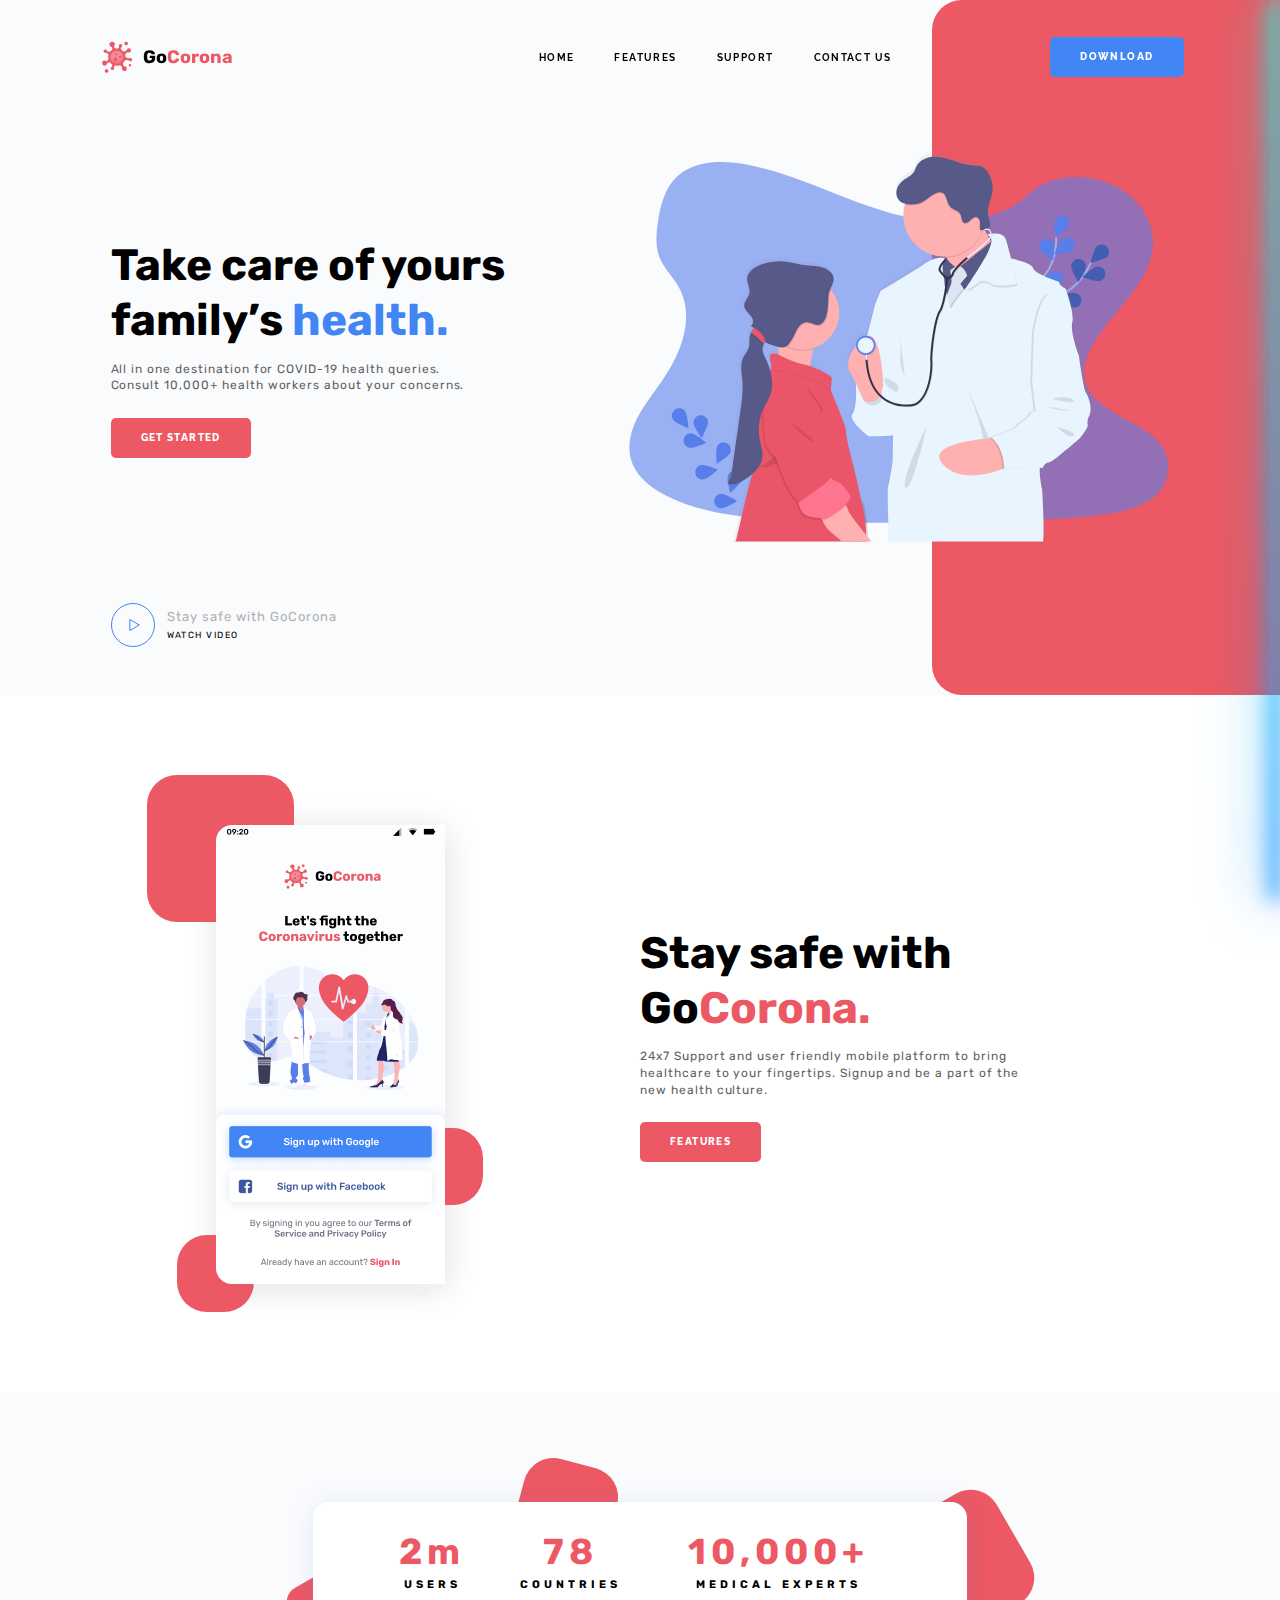
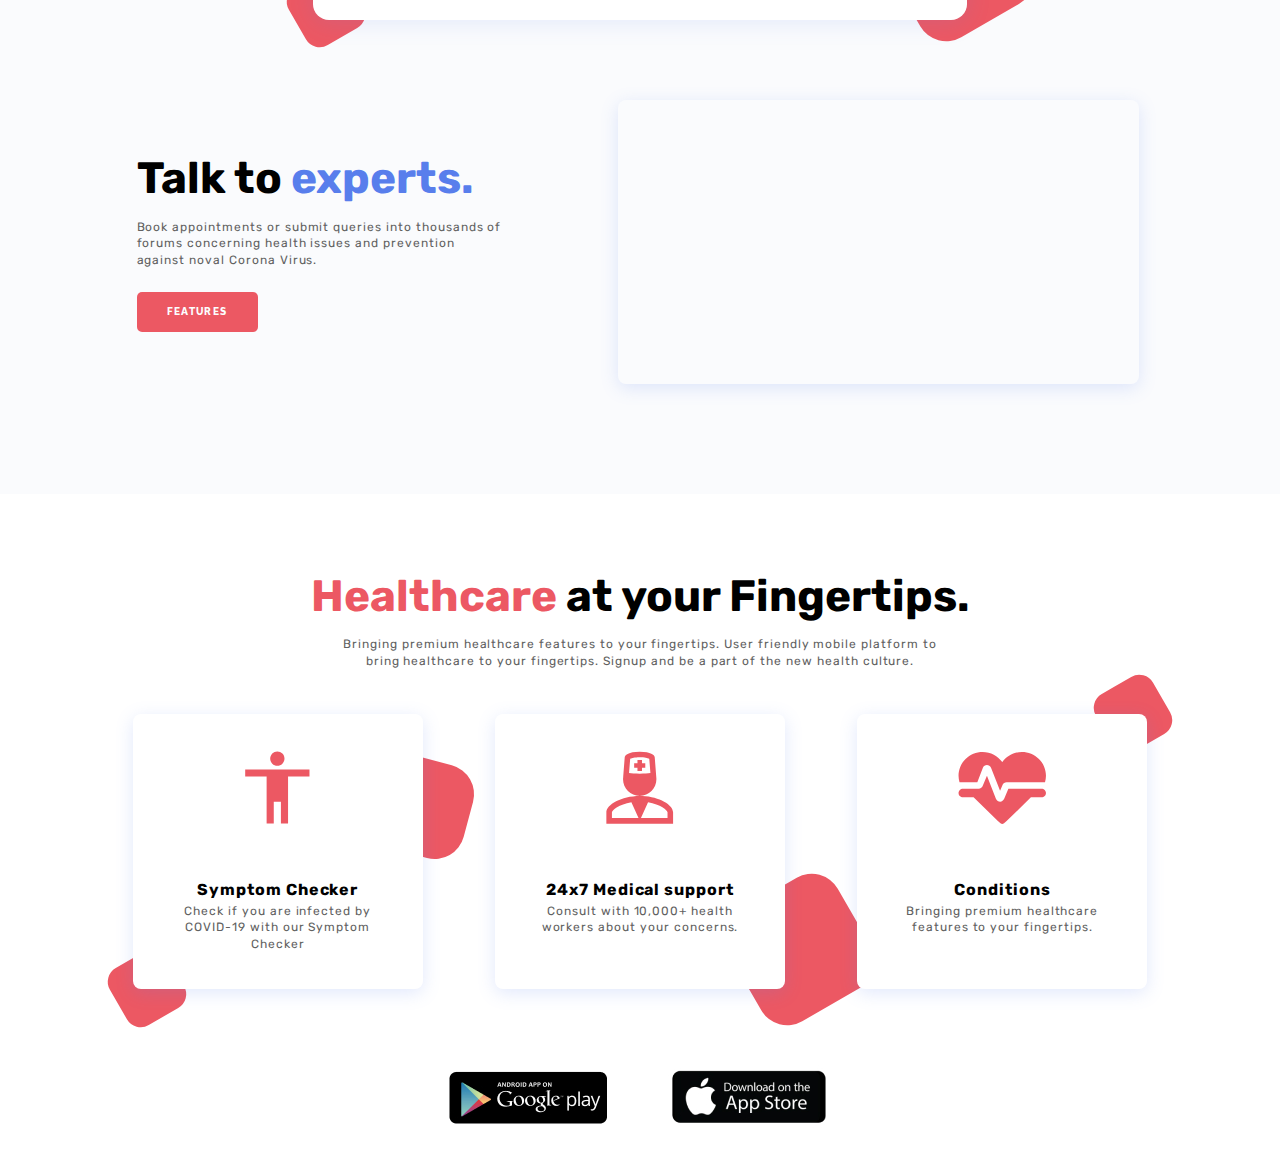
<file: index.html>
<!DOCTYPE html>

<html lang="ru">

<head>
	<meta charset="UTF-8">
	<meta name="viewport" content="width=device-width, initial-scale=1.0, maximum-scale=1.0, user-scalable=0">
	<link rel="stylesheet" href="https://fonts.googleapis.com/css?family=Rubik:regular,700&display=swap">
	<link rel="stylesheet" href="https://fonts.googleapis.com/css?family=Raleway:700,800&display=swap">
	<link rel="stylesheet" href="css/style.css">
	<link rel="icon" href="img/favicon.ico">
	<title>GoCorona</title>
</head>

<body>
	<div class="scroller-shadow scroller"></div>
	<div class="scroller-gradient scroller"></div>

	<div class="wrapper">
		<header class="header">
			<div class="header__container _container">
				<div class="header__logo logo">
					<div class="logo__image">
						<img src="img/logo.svg" alt="logo">
					</div>
					<div class="logo__title">Go<span>Corona</span></div>
				</div>
				<div class="header__menu menu">
					<nav class="menu__body">
						<ul class="menu__list">
							<li class="menu__item"><a href="404.html" class="menu__link">Home</a></li>
							<li class="menu__item"><a href="404.html" class="menu__link">Features</a></li>
							<li class="menu__item"><a href="404.html" class="menu__link">Support</a></li>
							<li class="menu__item"><a href="404.html" class="menu__link">Contact Us</a></li>
						</ul>
					</nav>
				</div>
				<div class="header__button">
					<a href="404.html" class="button button_blue">Download</a>
				</div>
				<div class="header__burger">
					<span></span>
				</div>
			</div>
		</header>

		<main class="page">
			<section class="page__main-block main-block">
				<div class="main-block__container _container">
					<div class="main-block__body">
						<div class="main-block__row">
							<div class="main-block__info info">
								<h1 class="info__title info__title_royal-blue">
									Take care of yours family’s <span>health.</span>
								</h1>
								<div class="main-block__text info__text">
									All in one destination for COVID-19 health queries. Consult 10,000+ health workers about your concerns.
								</div>
								<div class="info__button">
									<a href="404.html" class="button">Get Started</a>
								</div>
							</div>
							<div class="main-block__image">
								<img src="img/main-block/main.svg" alt="Doctor with a child">
							</div>
						</div>
						<div class="main-block__video video-main-block">
							<div class="video-main-block__icon">
								<a href="404.html" class="video-main-block__link"><img src="img/main-block/play.svg" alt="Play button"></a>
							</div>
							<div class="video-main-block__body">
								<div class="video-main-block__title">Stay safe with GoCorona</div>
								<div class="video-main-block__text">Watch Video</div>
							</div>
						</div>
					</div>
				</div>
			</section>

			<section class="page__stay-safe stay-safe">
				<div class="stay-safe__container _container">
					<div class="stay-safe__item media-stay-safe">
						<div class="media-stay-safe__body">
							<div class="media-stay-safe__image">
								<img src="img/stay-safe/app.png" alt="Application">
							</div>
							<div class="media-stay-safe__square-1 square"></div>
							<div class="media-stay-safe__square-2 square"></div>
							<div class="media-stay-safe__square-3 square"></div>
						</div>
					</div>
					<div class="stay-safe__item">
						<div class="stay-safe__info info">
							<h2 class="info__title">Stay safe with Go<span>Corona.</span></h2>
							<div class="info__text">
								24x7 Support and user friendly mobile platform to bring healthcare to your fingertips. Signup and be a part of the new health culture.
							</div>
							<div class="info__button">
								<a href="404.html" class="button">Features</a>
							</div>
						</div>
					</div>
				</div>
			</section>

			<section class="page__experts experts">
				<div class="experts__container _container">
					<div class="experts__statistics statistics-experts">
						<div class="statistics-experts__body">
							<div class="statistics-experts__row">
								<div class="statistics-experts__item">
									<div class="statistics-experts__number">2m</div>
									<div class="statistics-experts__text">Users</div>
								</div>
								<div class="statistics-experts__item">
									<div class="statistics-experts__number">78</div>
									<div class="statistics-experts__text">Countries</div>
								</div>
								<div class="statistics-experts__item">
									<div class="statistics-experts__number">10,000+</div>
									<div class="statistics-experts__text">Medical experts</div>
								</div>
							</div>
							<div class="statistics-experts__square-1 square square_small-radius"></div>
							<div class="statistics-experts__square-2 square"></div>
							<div class="statistics-experts__square-3 square"></div>
						</div>
					</div>
					<div class="experts__body">
						<div class="experts__content">
							<div class="experts__info info">
								<h2 class="info__title info__title_blue">Talk to <span>experts.</span></h2>
								<div class="info__text">
									Book appointments or submit queries into thousands of forums concerning health issues and prevention against noval Corona Virus.
								</div>
								<div class="info__button">
									<a href="404.html" class="button">Features</a>
								</div>
							</div>
						</div>
						<div class="experts__video video-experts">
							<div class="video-experts__body">
								<iframe src="https://www.youtube.com/embed/oy2zDJPIgwc?si=WxDkSIGp64Mq6I9E" title="Mozart" frameborder="0" allow="accelerometer; autoplay; clipboard-write; encrypted-media; gyroscope; picture-in-picture; web-share" allowfullscreen></iframe>
							</div>
						</div>
					</div>
				</div>
			</section>

			<section class="page__healthcare healthcare">
				<div class="healthcare__container _container">
					<div class="healthcare__info info info_center">
						<h2 class="info__title"><span>Healthcare</span> at your Fingertips.</h2>
						<div class="healthcare__text info__text">
							Bringing premium healthcare features to your fingertips. User friendly mobile platform to bring healthcare to your fingertips. Signup and be a part of the new health culture.
						</div>
					</div>
					<div class="healthcare__services">
						<div class="healthcare__column">
							<div class="healthcare__item item-healthcare">
								<div class="item-healthcare__body">
									<div class="item-healthcare__icon">
										<img src="img/healthcare/man.svg" alt="Man">
									</div>
									<h3 class="item-healthcare__title">Symptom Checker</h3>
									<div class="item-healthcare__text">Check if you are infected by COVID-19 with our Symptom Checker</div>
								</div>
								<div class="item-healthcare__square-1 square square_small-radius"></div>
								<div class="item-healthcare__square-2 square"></div>
							</div>
						</div>
						<div class="healthcare__column">
							<div class="healthcare__item item-healthcare">
								<div class="item-healthcare__body">
									<div class="item-healthcare__icon">
										<img src="img/healthcare/doctor.svg" alt="Doctor">
									</div>
									<h3 class="item-healthcare__title">24x7 Medical support</h3>
									<div class="item-healthcare__text">Consult with 10,000+ health workers about your concerns.</div>
								</div>
								<div class="item-healthcare__square-3 square"></div>
							</div>
						</div>
						<div class="healthcare__column">
							<div class="healthcare__item item-healthcare">
								<div class="item-healthcare__body">
									<div class="item-healthcare__icon">
										<img src="img/healthcare/heart.svg" alt="Heart">
									</div>
									<h3 class="item-healthcare__title">Conditions</h3>
									<div class="item-healthcare__text">Bringing premium healthcare features to your fingertips.</div>
								</div>
								<div class="item-healthcare__square-4 square square_small-radius"></div>
							</div>
						</div>
					</div>
				</div>
			</section>
		</main>

		<footer class="footer">
			<div class="footer__container _container">
				<div class="footer__item">
					<a href="404.html" class="footer__link"><img src="img/google_play.jpg" alt="Google play"></a>
				</div>
				<div class="footer__item">
					<a href="404.html" class="footer__link"><img src="img/apple_store.jpg" alt="Apple store"></a>
				</div>
			</div>
		</footer>
	</div>
	<script src="js/script.js"></script>
</body>

</html>
</file>
<file: css/style.css>
*, *::before, *::after {
	padding: 0;
	margin: 0;
	border: 0;
	box-sizing: border-box;
}
a {text-decoration: none;}
ul, ol, li {list-style: none;}
img {vertical-align: top;}
h1, h2, h3, h4, h5, h6 {
	font-weight: inherit;
	font-size: inherit;
}
html, body {
	height: 100%;
	line-height: 1;
}

::-webkit-scrollbar {
	width: 0;
}

body {
	font-family: Rubik;
	font-size: 12px;
	color: #000;
}
body._lock {
	overflow: hidden;
}

.scroller {
	position: fixed;
	z-index: 50;
	top: 0;
	right: 0;
	width: 10px;
}
.scroller-shadow {
	height: 100%;
	background: rgba(255, 255, 255, 0.05);
}
.scroller-shadow::before, .scroller-shadow::after {
	content: '';
	position: absolute;
	top: 0;
	left: 0;
	width: 100%;
	height: 100%;
}
.scroller-shadow::before {
	filter: blur(10px);
}
.scroller-shadow::after {
	filter: blur(30px);
}
.scroller-gradient {
	border-radius: 0 0 6px 6px;
	animation: scroller-flicker 7s linear infinite;
}
@keyframes scroller-flicker {
	100% {
		filter: hue-rotate(1turn);
	}
}
.scroller-gradient, .scroller-shadow::before, .scroller-shadow::after {
	background-image: linear-gradient(to top, #008aff, #00ffe7);
}

@media (max-width: 810px){
	.scroller {
		width: 7px;
	}
}

.wrapper {
	display: flex;
	flex-direction: column;
	min-height: 100%;
	overflow: hidden;
}

._container {
	max-width: 1087px;
	padding: 0 15px;
	margin: 0 auto;
	box-sizing: content-box;
}

.button {
	display: inline-block;
	font-family: Raleway;
	border-radius: 5px;
	font-weight: 800;
	font-size: 10px;
	letter-spacing: 0.14em;
	line-height: 12px;
	text-transform: uppercase;
	color: #fcfdfe;
	background-color: #ec5863;
	padding: 14px 30px;
	transition: background-color 0.3s ease 0s;
}
.button:hover {
	background-color: #f37a82;
}
.button_blue {
	background-color: #4285f4;
}
.button_blue:hover {
	background-color: #70a3f7;
}

.info {}
.info_center {
	text-align: center;
}
.info_center > :not(.info__button) {
	margin: 0 auto;
}
.info__title {
	font-weight: 700;
	font-size: 44px;
	line-height: 126%;
}
.info__title:not(:last-child) {
	padding: 0 0 12px 0;
}
.info__title span {
	color: #ec5863;
}
.info__title_royal-blue span {
	color: #4285f4;
}
.info__title_blue span {
	color: #587eec;
}
.info__text {
	line-height: 138.5%;
	letter-spacing: 0.08em;
	color: #616161;
}
.info__text:not(:last-child) {
	padding: 0 0 24px 0;
}
.info__button {}

@media (max-width: 810px) {
	.info__title {
		font-size: 34px;
	}
}

.square {
	position: absolute;
	border-radius: 30px;
	background-color: #ec5863;
}
.square_small-radius {
	border-radius: 16px;
}

@media (max-width: 810px) {
	.square:not(.media-stay-safe__body .square) {
		display: none;
	}
}

.header {
	position: absolute;
	top: 0;
	left: 0;
	width: 100%;
	z-index: 50;
}
.header__container {
	min-height: 114px;
	display: flex;
	align-items: center;
}
.header__logo {
	display: flex;
	align-items: center;
	position: relative;
	z-index: 5;
}
.header__menu {
	flex: 1 1 auto;
	display: flex;
	justify-content: flex-end;
	padding: 0 40px 0 0;
}
.header__button {
	flex: 0 0 252px;
	display: flex;
	justify-content: flex-end;
}
.header__burger {
	display: none;
}

.logo {}
.logo__image {
	margin: 0 5px 0 0;
}
.logo__title {
	font-weight: 700;
	font-size: 18px;
}
.logo__title span {
	color: #ec5863;
}

.menu {}
.menu__body {}
.menu__list {
	display: flex;
	text-align: center;
	gap: 40px;
}
.menu__item {}
.menu__link {
	font-family: Raleway;
	text-transform: uppercase;
	font-weight: 700;
	font-size: 10px;
	letter-spacing: 0.14em;
	line-height: 1.2;
	color: #000;
}

@media (max-width: 1150px) {
	.header__container {
		padding-right: 30px;
	}
}
@media (max-width: 991px) {
	.header__container {
		min-height: 80px;
	}
	.header__menu {
		padding: 0 30px 0 0;
	}
	.menu__list {
		gap: 30px;
	}
	.header__button {
		flex: 0 0 170px;
	}
}
@media (max-width: 810px) {
	.header__button:not(:last-child) {
		margin: 0 25px 0 0;
	}
	.header__burger {
		position: relative;
		z-index: 5;
		flex: 0 0 40px;
		display: block;
		height: 30px;
		cursor: pointer;
	}
	.header__burger span, .header__burger::before, .header__burger::after {
		position: absolute;
		left: 0;
		width: 100%;
		height: 1px;
		background-color: #000;
		transition: all 0.3s ease 0s;
	}
	.header__burger span {
		top: 50%;
	}
	.header__burger::before {
		content: '';
		top: 0;
	}
	.header__burger::after {
		content: '';
		bottom: 0;
	}
	.header__burger._active span {
		display: none;
	}
	.header__burger._active::before {
		top: 50%;
		transform: rotate(-45deg) translate(0px, -50%);
	}
	.header__burger._active::after {
		bottom: 50%;
		transform: rotate(45deg) translate(0px, 50%);
	}
	.menu__body {
		position: fixed;
		top: 0;
		left: -100%;
		width: 100%;
		height: 100%;
		overflow: auto;
		display: flex;
		justify-content: center;
		align-items: center;
		background-color: #ec5863;
		padding: 100px 70px 50px;
		transition: left 0.3s ease 0s;
	}
	.menu__body._active {
		left: 0;
	}
	.menu__body::before {
		content: '';
		position: absolute;
		top: 0;
		left: 0;
		width: 100%;
		min-height: 80px;
		background-color: #ffe135;
	}
	.menu__list {
		flex-direction: column;
	}
	.menu__link {
		font-size: 24px;
	}
	.menu__link:hover {
		text-decoration: underline;
	}
}

@media (max-width: 479px) {
	.logo__title {
		display: none;
	}
}

.page {
	flex: 1 1 auto;
}
.page__main-block {}
.page__stay-safe {}
.page__experts {}
.page__healthcare {}

.main-block {
	background-color: #fafbfd;
}
.main-block__container {}
.main-block__body {
	position: relative;
	padding: 153px 14px 48px;
}
.main-block__row {}
.main-block__row:not(:last-child) {
	padding: 0 0 61px;
}
.main-block__info {
	flex: 0 1 49%;
	padding: 0 20px 0 0;
}
.main-block__text {}
.main-block__image {
	flex: 0 1 51%;
	position: relative;
	z-index: 2;
}
.main-block__image img {
	max-width: 100%;
}
.main-block__video {
	display: flex;
	align-items: center;
}

.video-main-block {}
.video-main-block__icon {}
.video-main-block__icon:not(:last-child) {
	margin: 0 12px 0 0;
}
.video-main-block__link {}
.video-main-block__body {}
.video-main-block__title {
	font-size: 13px;
	line-height: 126%;
	letter-spacing: 0.08em;
	color: #b0b0b0;
}
.video-main-block__title:not(:last-child) {
	margin: 0 0 5px;
}
.video-main-block__text {
	font-size: 9px;
	line-height: 126%;
	letter-spacing: 0.165em;
	text-transform: uppercase;
}

@media (min-width: 811px) {
	.main-block__body::before {
		content: '';
		position: absolute;
		top: 0;
		right: 252px;
		width: 100vw;
		height: 100%;
		border-radius: 30px 0 0 30px;
		background-color: #ec5863;
		transform: translateX(100%);
	}
	.main-block__row {
		display: flex;
		align-items: center;
	}
	.main-block__text {
		max-width: 375px;
	}
}

@media (max-width: 991px) {
	.main-block__body::before {
		right: 170px;
		border-radius: 20px 0 0 20px;
	}
}
@media (max-width: 810px) {
	.main-block__body {
		padding: 85px 0 30px;
	}
	.main-block__body > :not(:last-child), .main-block__row > :not(:last-child) {
		padding: 0 0 30px;
	}
	.main-block__image {
		text-align: center;
	}
}

.stay-safe {
	padding: 80px 0;
}
.stay-safe__container {
	display: flex;
	align-items: center;
}
.stay-safe__item {
	flex: 0 1 50%;
}
.stay-safe__info {}

.media-stay-safe {}
.media-stay-safe__body {
	position: relative;
	width: 367px;
	text-align: center;
	padding: 50px 0 28px;
}
.media-stay-safe__image {
	display: inline-block;
	position: relative;
	width: 62.4%;
	box-shadow: 2px 4px 32px rgba(0, 0, 0, 0.12);
}
.media-stay-safe__image img {
	max-width: 100%;
	position: relative;
	z-index: 2;
}
.media-stay-safe__image::after {
	content: '';
	position: absolute;
	bottom: -13px;
	left: 12px;
	width: 206px;
	height: 27px;
	background-color: rgba(240, 240, 240, 0.49);
	border-radius: 16px;
}
.media-stay-safe__square-1 {
	top: 0;
	left: 0;
	width: 147px;
	height: 147px;
}
.media-stay-safe__square-2, .media-stay-safe__square-3 {
	width: 77px;
	height: 77px;
}
.media-stay-safe__square-2 {
	bottom: 107px;
	right: 31px;
}
.media-stay-safe__square-3 {
	bottom: 0;
	left: 30px;
}

@media (min-width: 890px) {
	.media-stay-safe__body {
		margin: 0 0 0 50px;
	}
}
@media (min-width: 811px) {
	.stay-safe__info {
		max-width: 379px;
	}
}

@media (max-width: 810px) {
	.stay-safe {
		padding: 30px 0;
	}
	.stay-safe__container {
		flex-direction: column-reverse;
	}
	.stay-safe__container > :not(:first-child) {
		padding: 0 0 30px;
	}
}
@media (max-width: 479px) {
	.media-stay-safe__body {
		width: 320px;
	}
}

.experts {
	background-color: #fafbfd;
	padding: 110px 0;
}
.experts__container {}
.experts__statistics {
	padding: 0 0 80px;
}
.experts__body {}
.experts__content {
	flex: 0 1 48%;
	padding: 0 20px 0 40px;
}
.experts__info {}
.experts__video {
	flex: 0 1 52%;
}

.statistics-experts {}
.statistics-experts__body {
	position: relative;
	max-width: 654px;
	margin: 0 auto;
}
.statistics-experts__row {
	position: relative;
	z-index: 2;
	display: flex;
	flex-wrap: wrap;
	justify-content: center;
	border-radius: 16px;
	box-shadow: 0 2px 24px rgba(88, 126, 236, 0.15);
	background-color: #fff;
	padding: 28px 50px;
}
.statistics-experts__item {
	flex: 0 1 25%;
	font-weight: 700;
	line-height: 1.2;
	text-align: center;
}
.statistics-experts__item:last-child {
	flex: 0 1 50%;
}
.statistics-experts__number {
	font-size: 36px;
	letter-spacing: 0.14em;
	color: #ec5863;
	margin: 0 0 5px;
}
.statistics-experts__text {
	font-size: 11px;
	letter-spacing: 0.37em;
	text-transform: uppercase;
}
.statistics-experts__square-1 {
	bottom: -21px;
	left: -20px;
	width: 66px;
	height: 66px;
	transform: rotate(-30deg);
}
.statistics-experts__square-2 {
	top: -40px;
	left: 205px;
	width: 96px;
	height: 96px;
	transform: rotate(105deg);
}
.statistics-experts__square-3 {
	top: 0;
	right: -55px;
	width: 127px;
	height: 127px;
	transform: rotate(-30deg);
}

.video-experts {}
.video-experts__body {
	position: relative;
	border-radius: 8px;
	overflow: hidden;
	box-shadow: 0 4px 18px rgba(88, 126, 236, 0.18);
	padding: 0 0 50.25%;
}
.video-experts__body iframe {
	position: absolute;
	top: 0;
	left: 0;
	width: 100%;
	height: 100%;
	object-fit: cover;
}

@media (min-width: 811px) {
	.experts__body {
		display: flex;
		align-items: center;
	}
	.experts__info {
		max-width: 366px;
	}
	.video-experts__body {
		max-width: 521px;
	}
}

@media (max-width: 889px) {
	.experts__content {
		padding: 0 20px 0 0;
	}
}
@media (max-width: 810px) {
	.experts {
		padding: 30px 0;
	}
	.experts__container > :not(:last-child), .experts__body > :not(:last-child) {
		padding: 0 0 30px;
	}
}
@media (max-width: 739px) {
	.statistics-experts__row {
		padding: 0;
	}
	.statistics-experts__item {
		flex: 0 1 50%;
		padding: 15px 10px;
	}
}

.healthcare {
	padding: 75px 0;
}
.healthcare__container {
}
.healthcare__info {
	padding: 0 0 45px;
}
.healthcare__text {
	max-width: 600px;
}
.healthcare__services {
}
.healthcare__column {
	flex: 0 1 33.333%;
	padding: 0 36px;
}
.healthcare__item {
	position: relative;
	height: 100%;
}

.item-healthcare {}
.item-healthcare__body {
	position: relative;
	z-index: 2;
	height: 100%;
	text-align: center;
	line-height: 138.5%;
	letter-spacing: 0.08em;
	border-radius: 8px;
	box-shadow: 0 4px 18px rgba(88, 126, 236, 0.18);
	background-color: #fff;
	padding: 37px 27px;
}
.item-healthcare__icon {}
.item-healthcare__icon:not(:last-child) {
	margin: 0 0 58px;
}
.item-healthcare__title {
	font-weight: 700;
	font-size: 16px;
}
.item-healthcare__title:not(:last-child) {
	margin: 0 0 4px;
}
.item-healthcare__text {
	color: #616161;
}
.item-healthcare__square-1 {
	bottom: -32px;
	left: -19px;
	width: 66px;
	height: 66px;
	transform: rotate(-30deg);
}
.item-healthcare__square-2 {
	top: 45px;
	right: -47px;
	width: 96px;
	height: 96px;
	transform: rotate(105deg);
}
.item-healthcare__square-3 {
	bottom: -24px;
	right: -78px;
	width: 127px;
	height: 127px;
	transform: rotate(-30deg);
}
.item-healthcare__square-4 {
	top: -33px;
	right: -19px;
	width: 66px;
	height: 66px;
	transform: rotate(-30deg);
}

@media (min-width: 681px) {
	.healthcare__services {
		display: flex;
		flex-wrap: wrap;
		justify-content: center;
	}
}

@media (max-width: 1121px) {
	.healthcare__column {
		flex: 0 1 50%;
	}
	.healthcare__column:not(:last-child) {
		padding: 0 36px 36px;
	}
}
@media (max-width: 810px) {
	.healthcare {
		padding: 30px 0;
	}
}
@media (max-width: 680px) {
	.healthcare__info {
		padding: 0 0 30px;
	}
}
@media (max-width: 479px) {
	.healthcare__column:not(:last-child) {
		padding: 0 0 30px;
	}
	.healthcare__column:last-child {
		padding: 0;
	}
}

.footer {
	padding: 0 0 43px;
}
.footer__container {
	display: flex;
	justify-content: center;
	align-items: center;
	gap: 5px 57px;
}
.footer__link {}

@media (max-width: 810px) {
	.footer {
		padding: 0 0 15px;
	}
}
@media (max-width: 479px) {
	.footer__container {
		flex-direction: column;
	}
}
</file>
